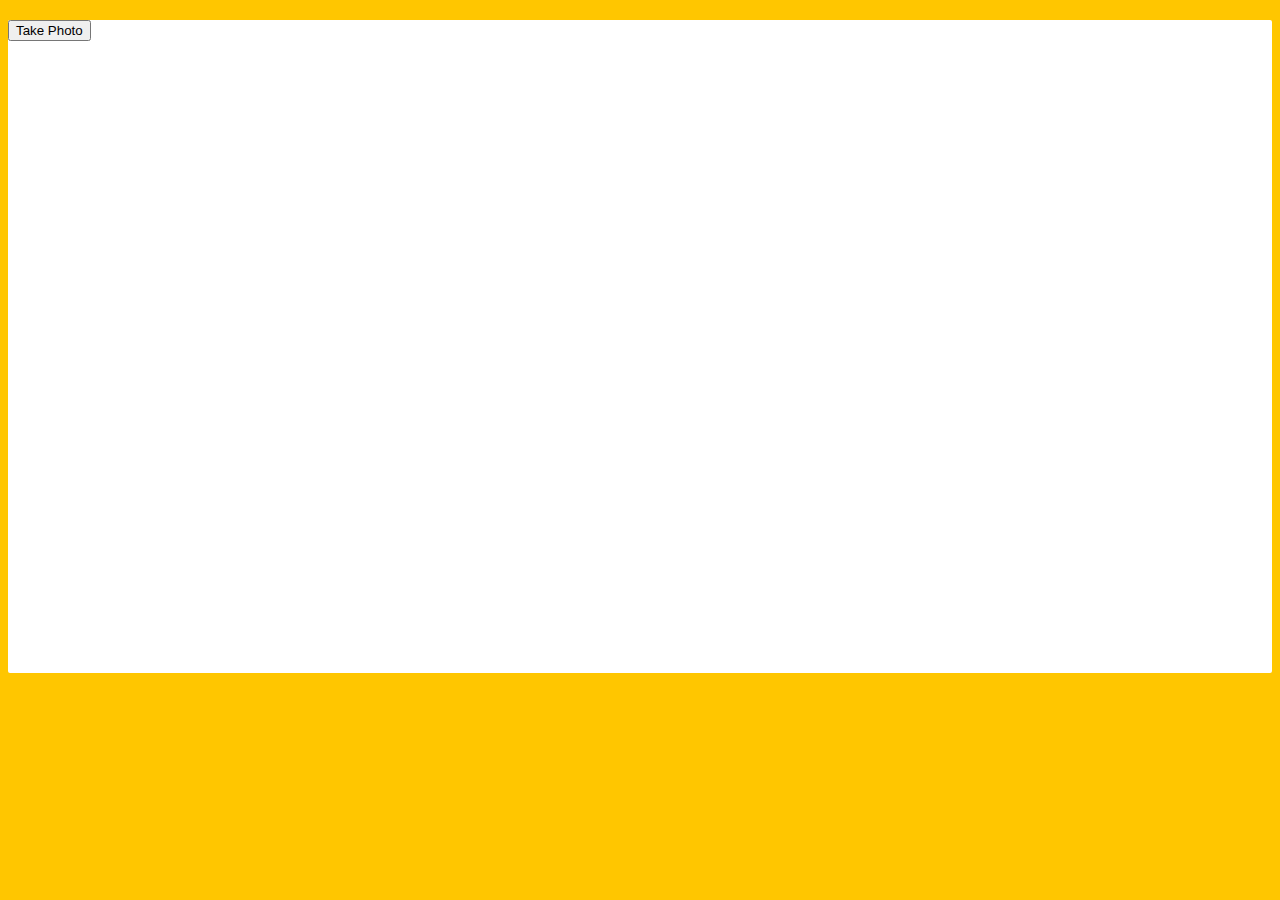
<file: 19 - Webcam Fun/index.html>
<!DOCTYPE html>
<html lang="en">
<head>
  <meta charset="UTF-8">
  <title>Get User Media Code Along!</title>
  <link rel="stylesheet" href="style.css">
  <link rel="icon" href="https://fav.farm/🔥" />
</head>
<body>

  <div class="photobooth">
    <div class="controls">
      <button onClick="takePhoto()">Take Photo</button>
<!--       <div class="rgb">
        <label for="rmin">Red Min:</label>
        <input type="range" min=0 max=255 name="rmin">
        <label for="rmax">Red Max:</label>
        <input type="range" min=0 max=255 name="rmax">

        <br>

        <label for="gmin">Green Min:</label>
        <input type="range" min=0 max=255 name="gmin">
        <label for="gmax">Green Max:</label>
        <input type="range" min=0 max=255 name="gmax">

        <br>

        <label for="bmin">Blue Min:</label>
        <input type="range" min=0 max=255 name="bmin">
        <label for="bmax">Blue Max:</label>
        <input type="range" min=0 max=255 name="bmax">
      </div> -->
    </div>

    <canvas class="photo"></canvas>
    <video class="player"></video>
    <div class="strip"></div>
  </div>

  <audio class="snap" src="./snap.mp3" hidden></audio>

  <script src="scripts.js"></script>

</body>
</html>
</file>
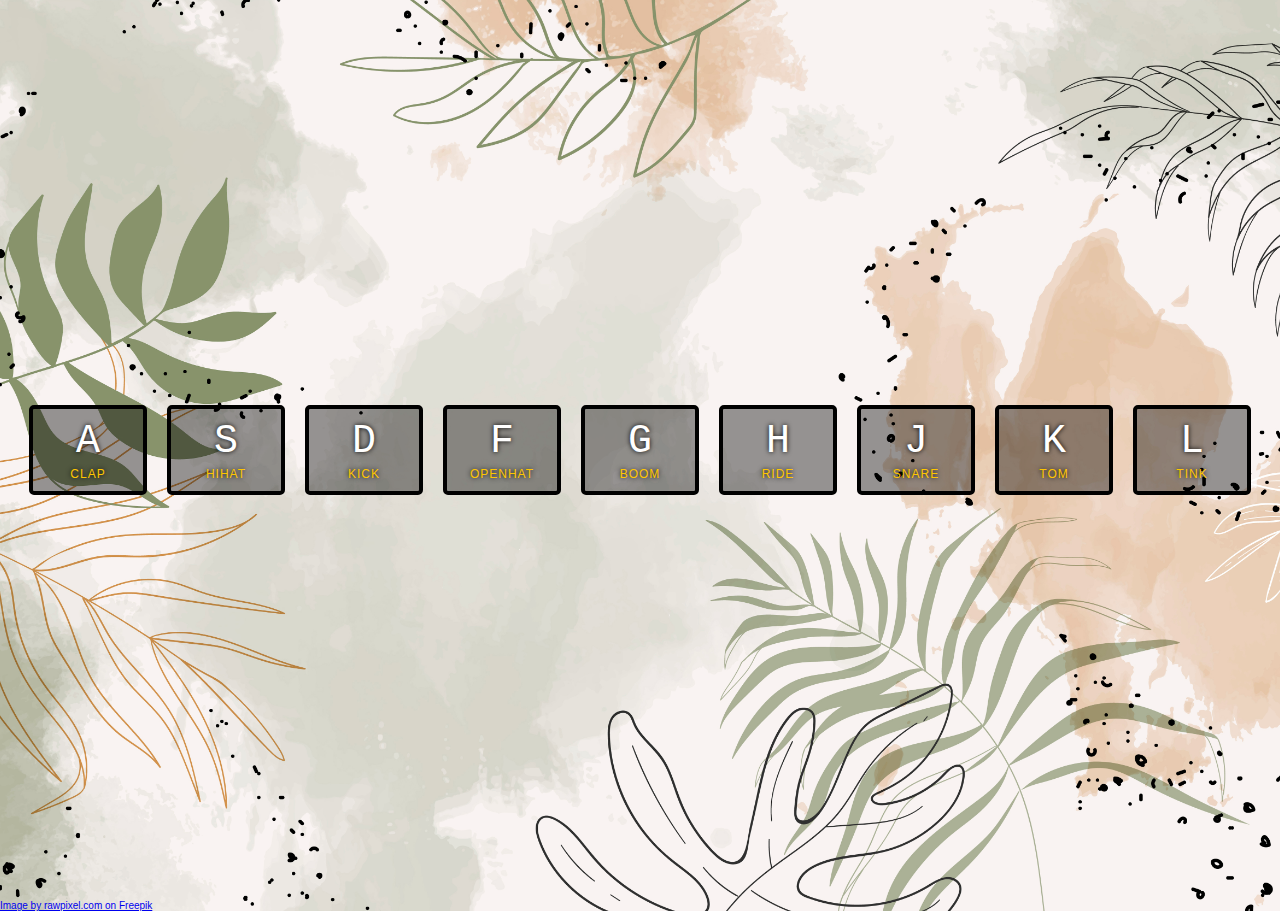
<file: drumkit/index.html>
<!DOCTYPE html>
<html lang="en">
  <head>
    <meta charset="UTF-8" />
    <title>Drum Kit</title>
    <link rel="stylesheet" href="style.css" />
  </head>
  <body>
    <div class="box">
      <div class="keys">
        <div data-key="65" class="key">
          <kbd>A</kbd>
          <span class="sound">clap</span>
        </div>
        <div data-key="83" class="key">
          <kbd>S</kbd>
          <span class="sound">hihat</span>
        </div>
        <div data-key="68" class="key">
          <kbd>D</kbd>
          <span class="sound">kick</span>
        </div>
        <div data-key="70" class="key">
          <kbd>F</kbd>
          <span class="sound">openhat</span>
        </div>
        <div data-key="71" class="key">
          <kbd>G</kbd>
          <span class="sound">boom</span>
        </div>
        <div data-key="72" class="key">
          <kbd>H</kbd>
          <span class="sound">ride</span>
        </div>
        <div data-key="74" class="key">
          <kbd>J</kbd>
          <span class="sound">snare</span>
        </div>
        <div data-key="75" class="key">
          <kbd>K</kbd>
          <span class="sound">tom</span>
        </div>
        <div data-key="76" class="key">
          <kbd>L</kbd>
          <span class="sound">tink</span>
        </div>
      </div>
    </div>
    <a
      href="https://www.freepik.com/free-vector/beige-leafy-watercolor-background-vector_18240891.htm#query=neutral%20background&position=9&from_view=keyword&track=ais_user&uuid=7fb81ada-0e3a-4c2c-bf29-1993884fdce6"
      >Image by rawpixel.com on Freepik</a
    >
    <script src="index.js"></script>
  </body>
</html>
</file>
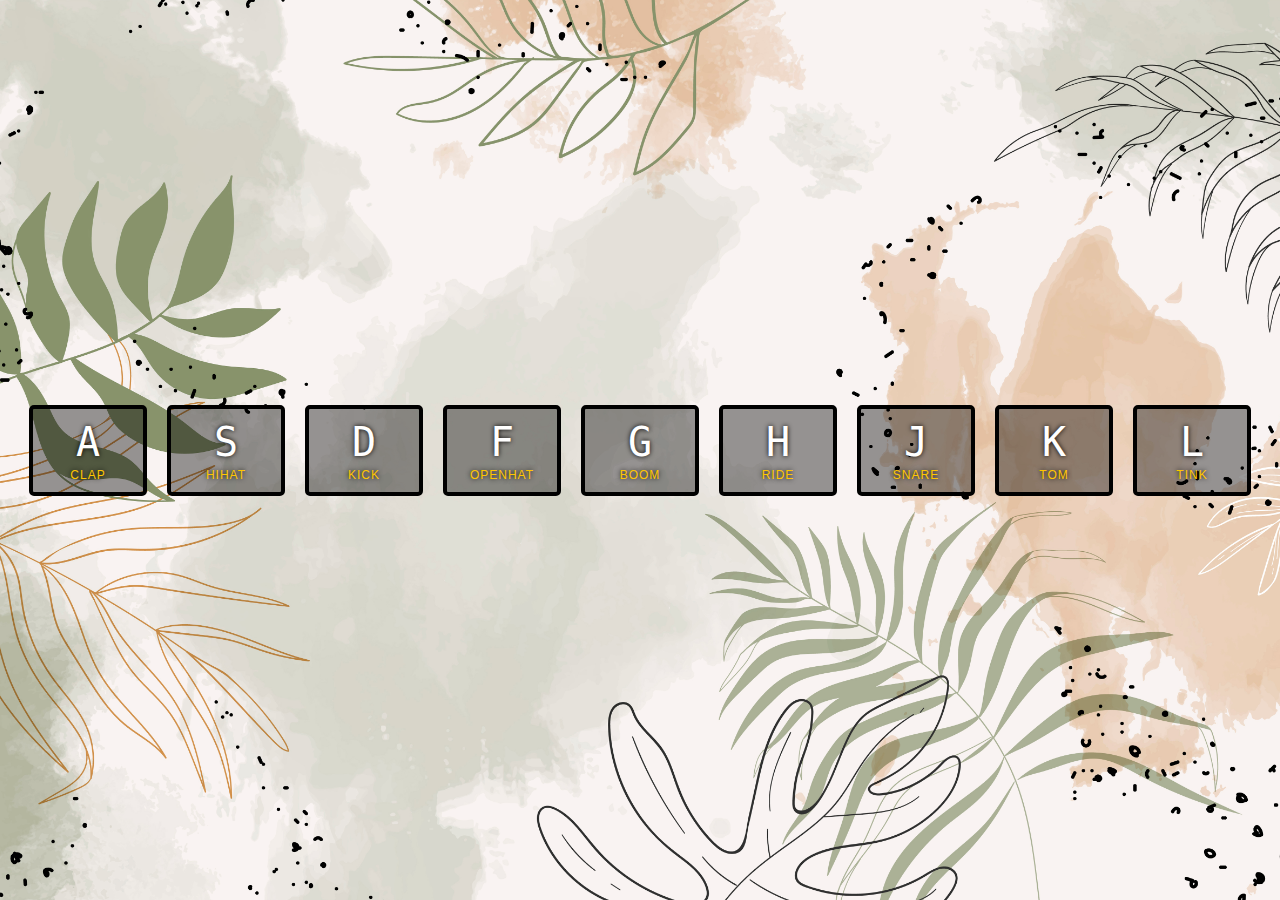
<file: 01 - JavaScript Drum Kit/index-FINISHED.html>
<!DOCTYPE html>
<html lang="en">
<head>
  <meta charset="UTF-8">
  <title>JS Drum Kit</title>
  <link rel="stylesheet" href="style.css">
  <link rel="icon" href="https://fav.farm/✅" />
</head>
<body>


  <div class="keys">
    <div data-key="65" class="key">
      <kbd>A</kbd>
      <span class="sound">clap</span>
    </div>
    <div data-key="83" class="key">
      <kbd>S</kbd>
      <span class="sound">hihat</span>
    </div>
    <div data-key="68" class="key">
      <kbd>D</kbd>
      <span class="sound">kick</span>
    </div>
    <div data-key="70" class="key">
      <kbd>F</kbd>
      <span class="sound">openhat</span>
    </div>
    <div data-key="71" class="key">
      <kbd>G</kbd>
      <span class="sound">boom</span>
    </div>
    <div data-key="72" class="key">
      <kbd>H</kbd>
      <span class="sound">ride</span>
    </div>
    <div data-key="74" class="key">
      <kbd>J</kbd>
      <span class="sound">snare</span>
    </div>
    <div data-key="75" class="key">
      <kbd>K</kbd>
      <span class="sound">tom</span>
    </div>
    <div data-key="76" class="key">
      <kbd>L</kbd>
      <span class="sound">tink</span>
    </div>
  </div>

  <audio data-key="65" src="sounds/clap.wav"></audio>
  <audio data-key="83" src="sounds/hihat.wav"></audio>
  <audio data-key="68" src="sounds/kick.wav"></audio>
  <audio data-key="70" src="sounds/openhat.wav"></audio>
  <audio data-key="71" src="sounds/boom.wav"></audio>
  <audio data-key="72" src="sounds/ride.wav"></audio>
  <audio data-key="74" src="sounds/snare.wav"></audio>
  <audio data-key="75" src="sounds/tom.wav"></audio>
  <audio data-key="76" src="sounds/tink.wav"></audio>

<script>
  function removeTransition(e) {
    if (e.propertyName !== 'transform') return;
    e.target.classList.remove('playing');
  }

  function playSound(e) {
    const audio = document.querySelector(`audio[data-key="${e.keyCode}"]`);
    const key = document.querySelector(`div[data-key="${e.keyCode}"]`);
    if (!audio) return;

    key.classList.add('playing');
    audio.currentTime = 0;
    audio.play();
  }

  const keys = Array.from(document.querySelectorAll('.key'));
  keys.forEach(key => key.addEventListener('transitionend', removeTransition));
  window.addEventListener('keydown', playSound);
</script>


</body>
</html>
</file>
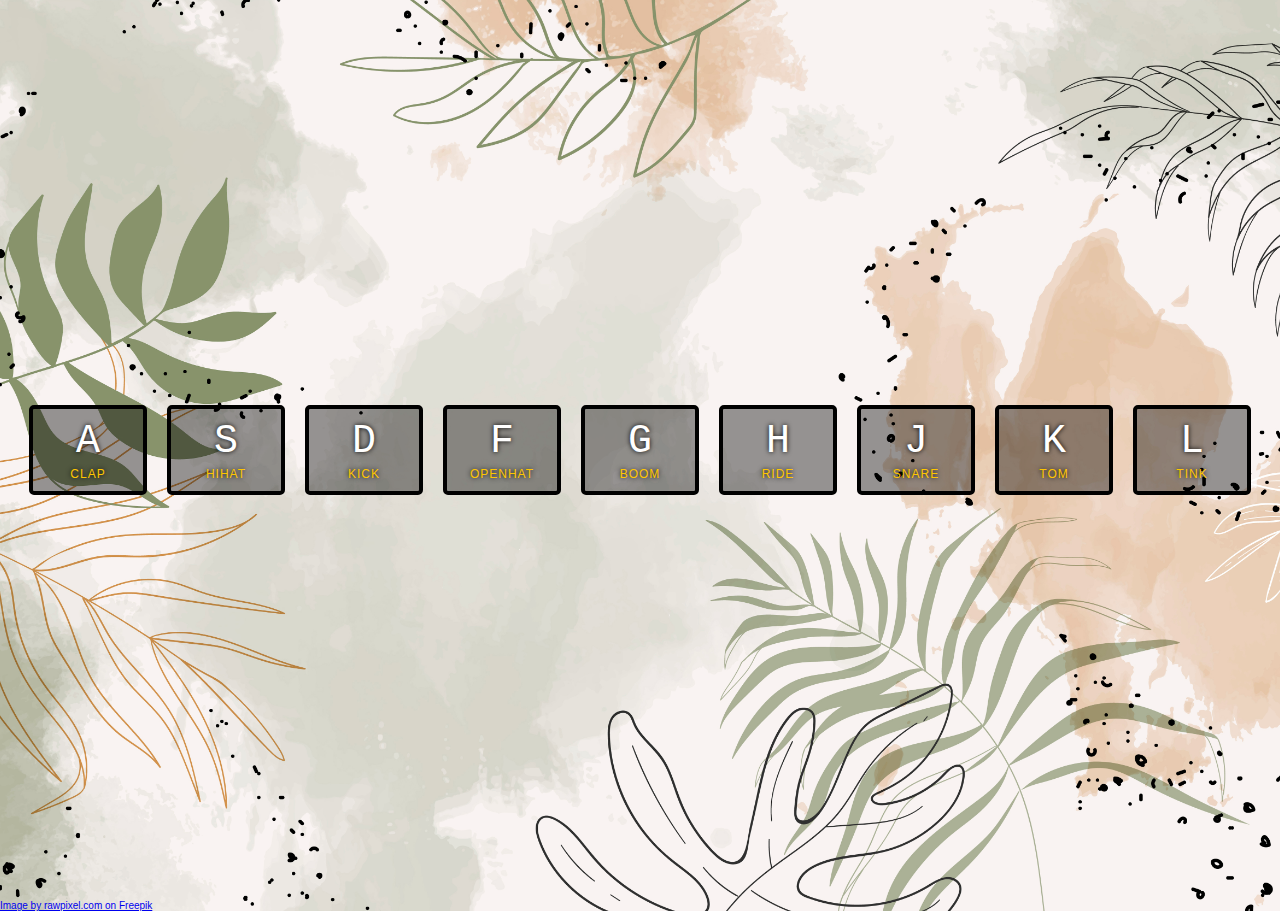
<file: 01 - JavaScript Drum Kit/index-START.html>
<!DOCTYPE html>
<html lang="en">
  <head>
    <meta charset="UTF-8" />
    <title>JS Drum Kit</title>
    <link rel="stylesheet" href="style.css" />
    <link rel="icon" href="https://fav.farm/🔥" />
  </head>
  <body>
    <div class="keys">
      <div data-key="65" class="key">
        <kbd>A</kbd>
        <span class="sound">clap</span>
      </div>
      <div data-key="83" class="key">
        <kbd>S</kbd>
        <span class="sound">hihat</span>
      </div>
      <div data-key="68" class="key">
        <kbd>D</kbd>
        <span class="sound">kick</span>
      </div>
      <div data-key="70" class="key">
        <kbd>F</kbd>
        <span class="sound">openhat</span>
      </div>
      <div data-key="71" class="key">
        <kbd>G</kbd>
        <span class="sound">boom</span>
      </div>
      <div data-key="72" class="key">
        <kbd>H</kbd>
        <span class="sound">ride</span>
      </div>
      <div data-key="74" class="key">
        <kbd>J</kbd>
        <span class="sound">snare</span>
      </div>
      <div data-key="75" class="key">
        <kbd>K</kbd>
        <span class="sound">tom</span>
      </div>
      <div data-key="76" class="key">
        <kbd>L</kbd>
        <span class="sound">tink</span>
      </div>
    </div>
    <a
      href="https://www.freepik.com/free-vector/beige-leafy-watercolor-background-vector_18240891.htm#query=neutral%20background&position=9&from_view=keyword&track=ais_user&uuid=7fb81ada-0e3a-4c2c-bf29-1993884fdce6"
      >Image by rawpixel.com on Freepik</a
    >
    <script src="index.js"></script>
  </body>
</html>
</file>
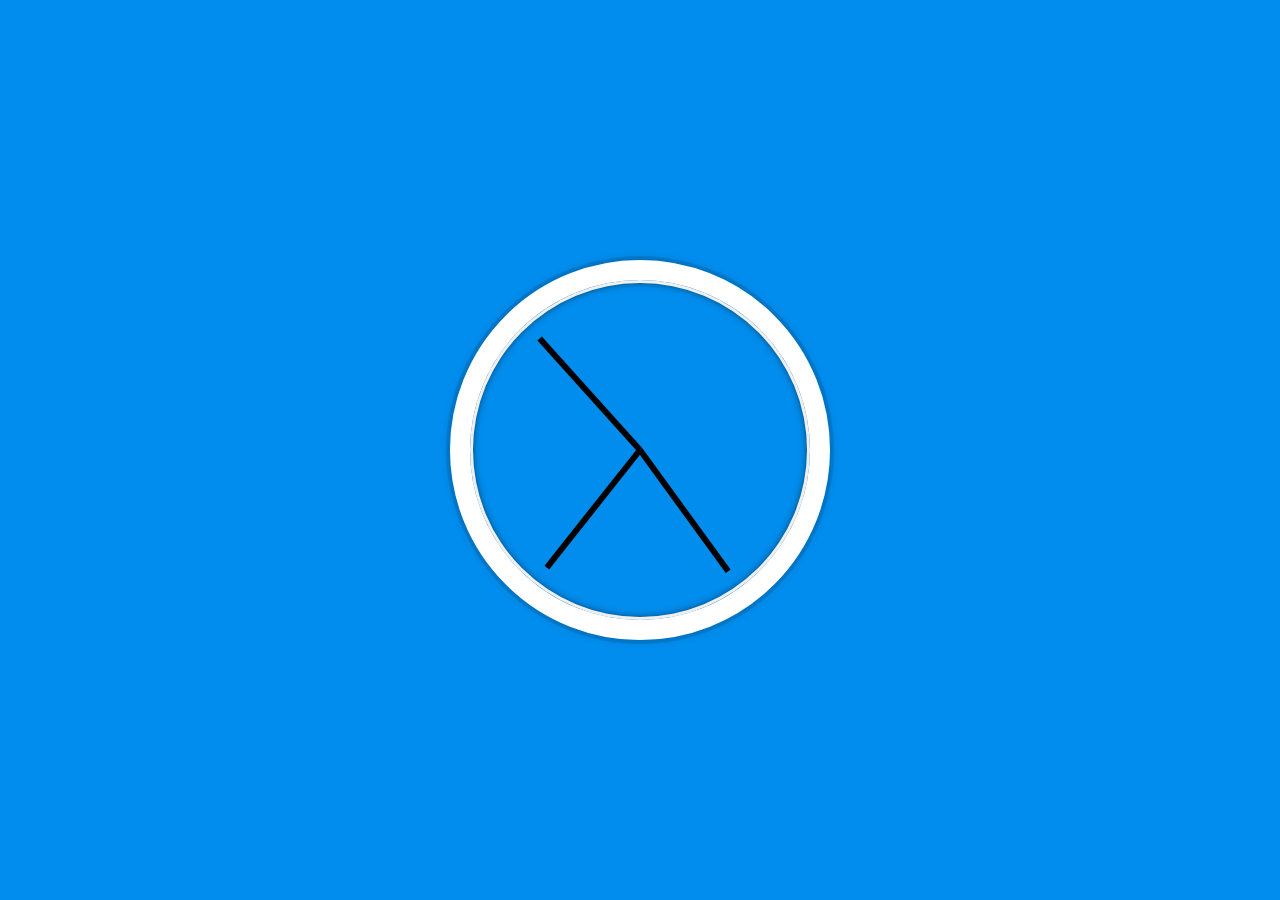
<file: 02 - JS and CSS Clock/index-FINISHED.html>
<!DOCTYPE html>
<html lang="en">
<head>
  <meta charset="UTF-8">
  <title>JS + CSS Clock</title>
  <link rel="icon" href="https://fav.farm/✅" />
</head>
<body>


    <div class="clock">
      <div class="clock-face">
        <div class="hand hour-hand"></div>
        <div class="hand min-hand"></div>
        <div class="hand second-hand"></div>
      </div>
    </div>


  <style>
    html {
      background: #018DED url(https://unsplash.it/1500/1000?image=881&blur=5);
      background-size: cover;
      font-family: 'helvetica neue';
      text-align: center;
      font-size: 10px;
    }

    body {
      margin: 0;
      font-size: 2rem;
      display: flex;
      flex: 1;
      min-height: 100vh;
      align-items: center;
    }

    .clock {
      width: 30rem;
      height: 30rem;
      border: 20px solid white;
      border-radius: 50%;
      margin: 50px auto;
      position: relative;
      padding: 2rem;
      box-shadow:
        0 0 0 4px rgba(0,0,0,0.1),
        inset 0 0 0 3px #EFEFEF,
        inset 0 0 10px black,
        0 0 10px rgba(0,0,0,0.2);
    }

    .clock-face {
      position: relative;
      width: 100%;
      height: 100%;
      transform: translateY(-3px); /* account for the height of the clock hands */
    }

    .hand {
      width: 50%;
      height: 6px;
      background: black;
      position: absolute;
      top: 50%;
      transform-origin: 100%;
      transform: rotate(90deg);
      transition: all 0.05s;
      transition-timing-function: cubic-bezier(0.1, 2.7, 0.58, 1);
    }
</style>

<script>
  const secondHand = document.querySelector('.second-hand');
  const minsHand = document.querySelector('.min-hand');
  const hourHand = document.querySelector('.hour-hand');

  function setDate() {
    const now = new Date();

    const seconds = now.getSeconds();
    const secondsDegrees = ((seconds / 60) * 360) + 90;
    secondHand.style.transform = `rotate(${secondsDegrees}deg)`;

    const mins = now.getMinutes();
    const minsDegrees = ((mins / 60) * 360) + ((seconds/60)*6) + 90;
    minsHand.style.transform = `rotate(${minsDegrees}deg)`;

    const hour = now.getHours();
    const hourDegrees = ((hour / 12) * 360) + ((mins/60)*30) + 90;
    hourHand.style.transform = `rotate(${hourDegrees}deg)`;
  }

  setInterval(setDate, 1000);

  setDate();

</script>
</body>
</html>
</file>
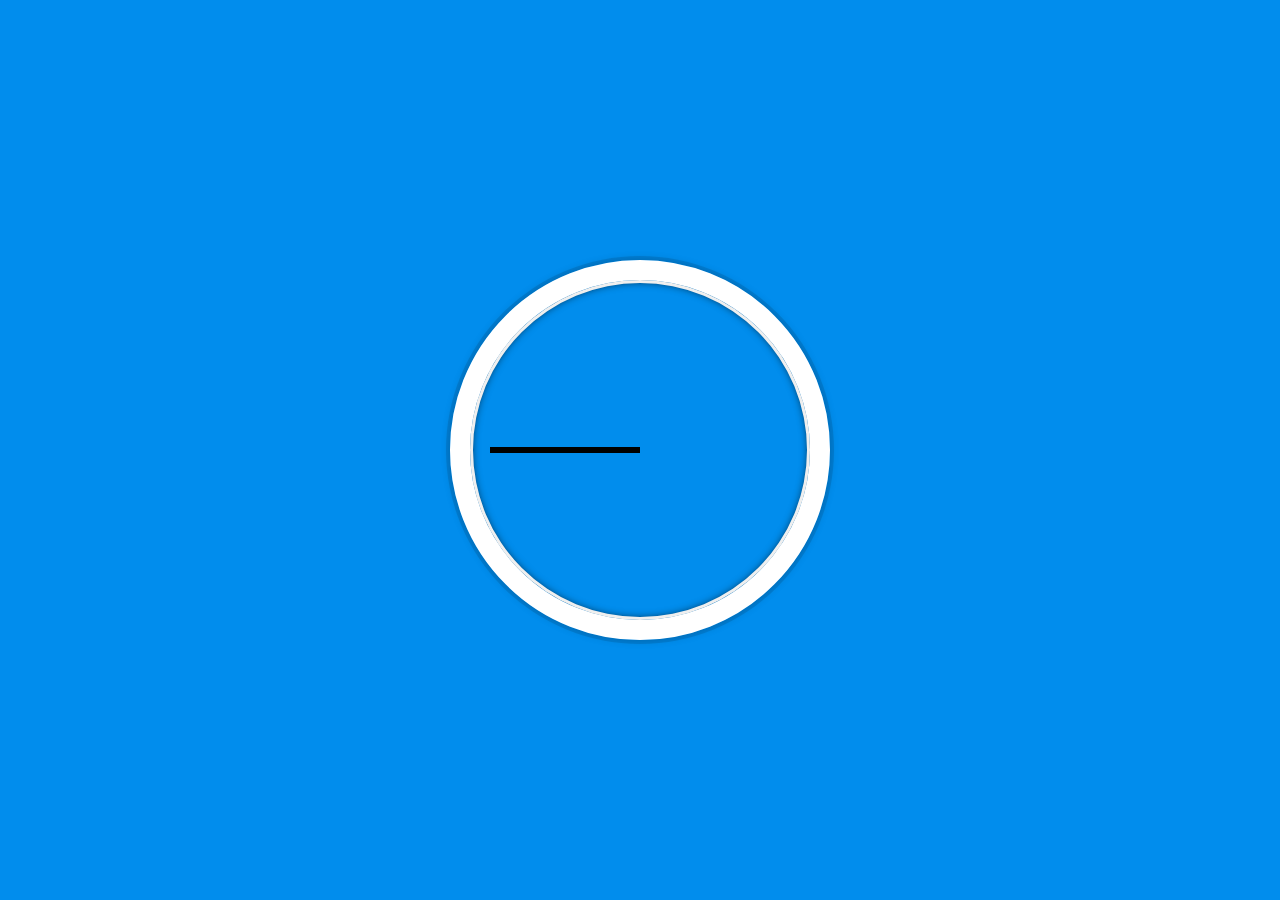
<file: 02 - JS and CSS Clock/index-START.html>
<!DOCTYPE html>
<html lang="en">
<head>
  <meta charset="UTF-8">
  <title>JS + CSS Clock</title>
  <link rel="icon" href="https://fav.farm/🔥" />
</head>
<body>


    <div class="clock">
      <div class="clock-face">
        <div class="hand hour-hand"></div>
        <div class="hand min-hand"></div>
        <div class="hand second-hand"></div>
      </div>
    </div>


  <style>
    html {
      background: #018DED url(https://unsplash.it/1500/1000?image=881&blur=5);
      background-size: cover;
      font-family: 'helvetica neue';
      text-align: center;
      font-size: 10px;
    }

    body {
      margin: 0;
      font-size: 2rem;
      display: flex;
      flex: 1;
      min-height: 100vh;
      align-items: center;
    }

    .clock {
      width: 30rem;
      height: 30rem;
      border: 20px solid white;
      border-radius: 50%;
      margin: 50px auto;
      position: relative;
      padding: 2rem;
      box-shadow:
        0 0 0 4px rgba(0,0,0,0.1),
        inset 0 0 0 3px #EFEFEF,
        inset 0 0 10px black,
        0 0 10px rgba(0,0,0,0.2);
    }

    .clock-face {
      position: relative;
      width: 100%;
      height: 100%;
      transform: translateY(-3px); /* account for the height of the clock hands */
    }

    .hand {
      width: 50%;
      height: 6px;
      background: black;
      position: absolute;
      top: 50%;
    }

  </style>

  <script>


  </script>
</body>
</html>
</file>
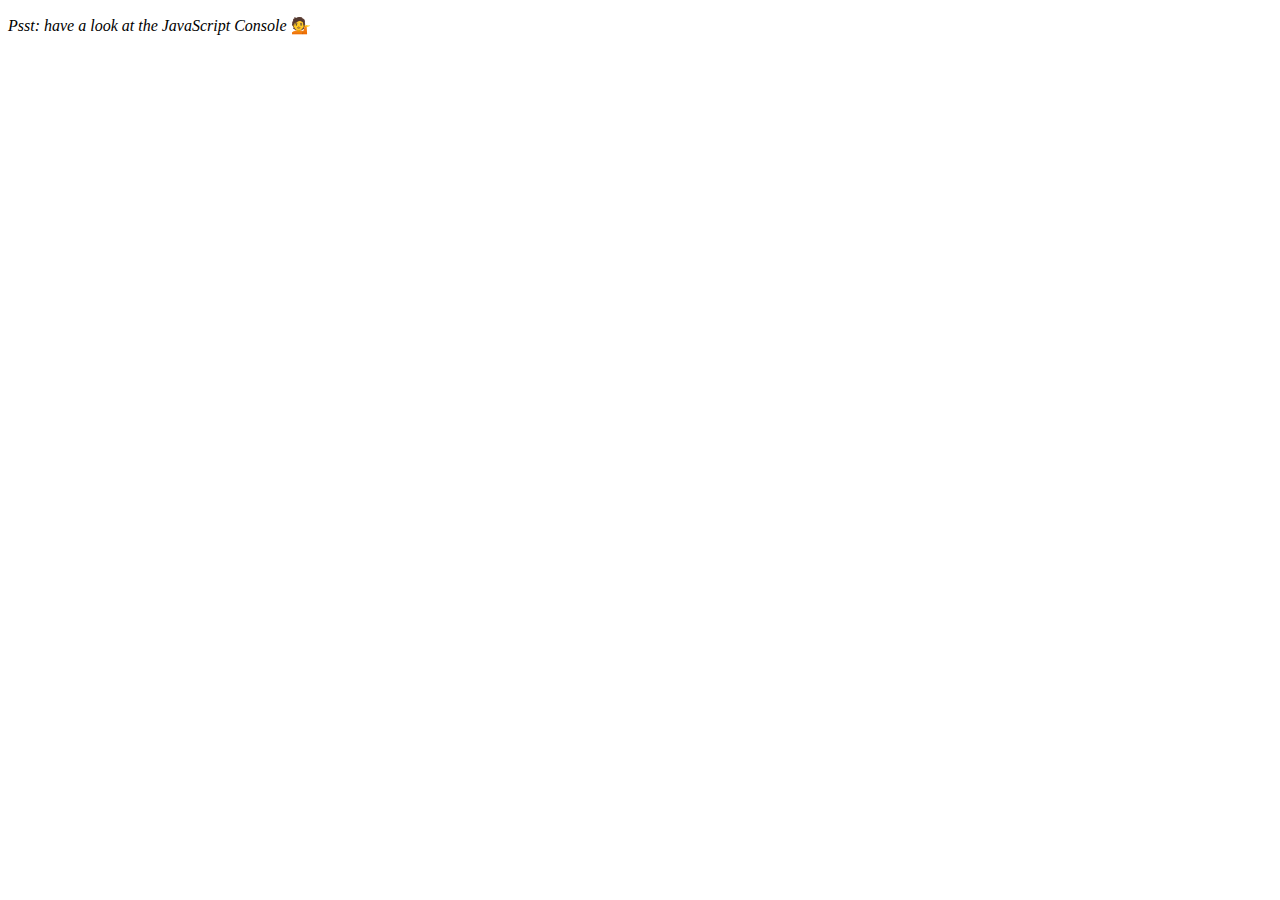
<file: 04 - Array Cardio Day 1/index-FINISHED.html>
<!DOCTYPE html>
<html lang="en">
<head>
  <meta charset="UTF-8">
  <title>Array Cardio 💪</title>
  <link rel="icon" href="https://fav.farm/✅" />
</head>
<body>
  <p><em>Psst: have a look at the JavaScript Console</em> 💁</p>
  <script>
    // Get your shorts on - this is an array workout!
    // ## Array Cardio Day 1

    // Some data we can work with

    const inventors = [
      { first: 'Albert', last: 'Einstein', year: 1879, passed: 1955 },
      { first: 'Isaac', last: 'Newton', year: 1643, passed: 1727 },
      { first: 'Galileo', last: 'Galilei', year: 1564, passed: 1642 },
      { first: 'Marie', last: 'Curie', year: 1867, passed: 1934 },
      { first: 'Johannes', last: 'Kepler', year: 1571, passed: 1630 },
      { first: 'Nicolaus', last: 'Copernicus', year: 1473, passed: 1543 },
      { first: 'Max', last: 'Planck', year: 1858, passed: 1947 },
      { first: 'Katherine', last: 'Blodgett', year: 1898, passed: 1979 },
      { first: 'Ada', last: 'Lovelace', year: 1815, passed: 1852 },
      { first: 'Sarah E.', last: 'Goode', year: 1855, passed: 1905 },
      { first: 'Lise', last: 'Meitner', year: 1878, passed: 1968 },
      { first: 'Hanna', last: 'Hammarström', year: 1829, passed: 1909 }
    ];

    const people = [
      'Bernhard, Sandra', 'Bethea, Erin', 'Becker, Carl', 'Bentsen, Lloyd', 'Beckett, Samuel', 'Blake, William', 'Berger, Ric', 'Beddoes, Mick', 'Beethoven, Ludwig',
      'Belloc, Hilaire', 'Begin, Menachem', 'Bellow, Saul', 'Benchley, Robert', 'Blair, Robert', 'Benenson, Peter', 'Benjamin, Walter', 'Berlin, Irving',
      'Benn, Tony', 'Benson, Leana', 'Bent, Silas', 'Berle, Milton', 'Berry, Halle', 'Biko, Steve', 'Beck, Glenn', 'Bergman, Ingmar', 'Black, Elk', 'Berio, Luciano',
      'Berne, Eric', 'Berra, Yogi', 'Berry, Wendell', 'Bevan, Aneurin', 'Ben-Gurion, David', 'Bevel, Ken', 'Biden, Joseph', 'Bennington, Chester', 'Bierce, Ambrose',
      'Billings, Josh', 'Birrell, Augustine', 'Blair, Tony', 'Beecher, Henry', 'Biondo, Frank'
    ];

    // Array.prototype.filter()
    // 1. Filter the list of inventors for those who were born in the 1500's
    const fifteen = inventors.filter(inventor => (inventor.year >= 1500 && inventor.year < 1600));

    console.table(fifteen);

    // Array.prototype.map()
    // 2. Give us an array of the inventor first and last names
    const fullNames = inventors.map(inventor => `${inventor.first} ${inventor.last}`);
    console.log(fullNames);

    // Array.prototype.sort()
    // 3. Sort the inventors by birthdate, oldest to youngest
    // const ordered = inventors.sort(function(a, b) {
    //   if(a.year > b.year) {
    //     return 1;
    //   } else {
    //     return -1;
    //   }
    // });

    const ordered = inventors.sort((a, b) => a.year > b.year ? 1 : -1);
    console.table(ordered);

    // Array.prototype.reduce()
    // 4. How many years did all the inventors live?
    const totalYears = inventors.reduce((total, inventor) => {
      return total + (inventor.passed - inventor.year);
    }, 0);

    console.log(totalYears);

    // 5. Sort the inventors by years lived
    const oldest = inventors.sort(function(a, b) {
      const lastInventor = a.passed - a.year;
      const nextInventor = b.passed - b.year;
      return lastInventor > nextInventor ? -1 : 1;
    });
    console.table(oldest);

    // 6. create a list of Boulevards in Paris that contain 'de' anywhere in the name
    // https://en.wikipedia.org/wiki/Category:Boulevards_in_Paris

    // const category = document.querySelector('.mw-category');
    // const links = Array.from(category.querySelectorAll('a'));
    // const de = links
    //             .map(link => link.textContent)
    //             .filter(streetName => streetName.includes('de'));

    // 7. sort Exercise
    // Sort the people alphabetically by last name
    const alpha = people.sort((lastOne, nextOne) => {
      const [aLast, aFirst] = lastOne.split(', ');
      const [bLast, bFirst] = nextOne.split(', ');
      return aLast > bLast ? 1 : -1;
    });
    console.log(alpha);

    // 8. Reduce Exercise
    // Sum up the instances of each of these
    const data = ['car', 'car', 'truck', 'truck', 'bike', 'walk', 'car', 'van', 'bike', 'walk', 'car', 'van', 'car', 'truck', 'pogostick'];

    const transportation = data.reduce(function(obj, item) {
      if (!obj[item]) {
        obj[item] = 0;
      }
      obj[item]++;
      return obj;
    }, {});

    console.log(transportation);

  </script>
</body>
</html>
</file>
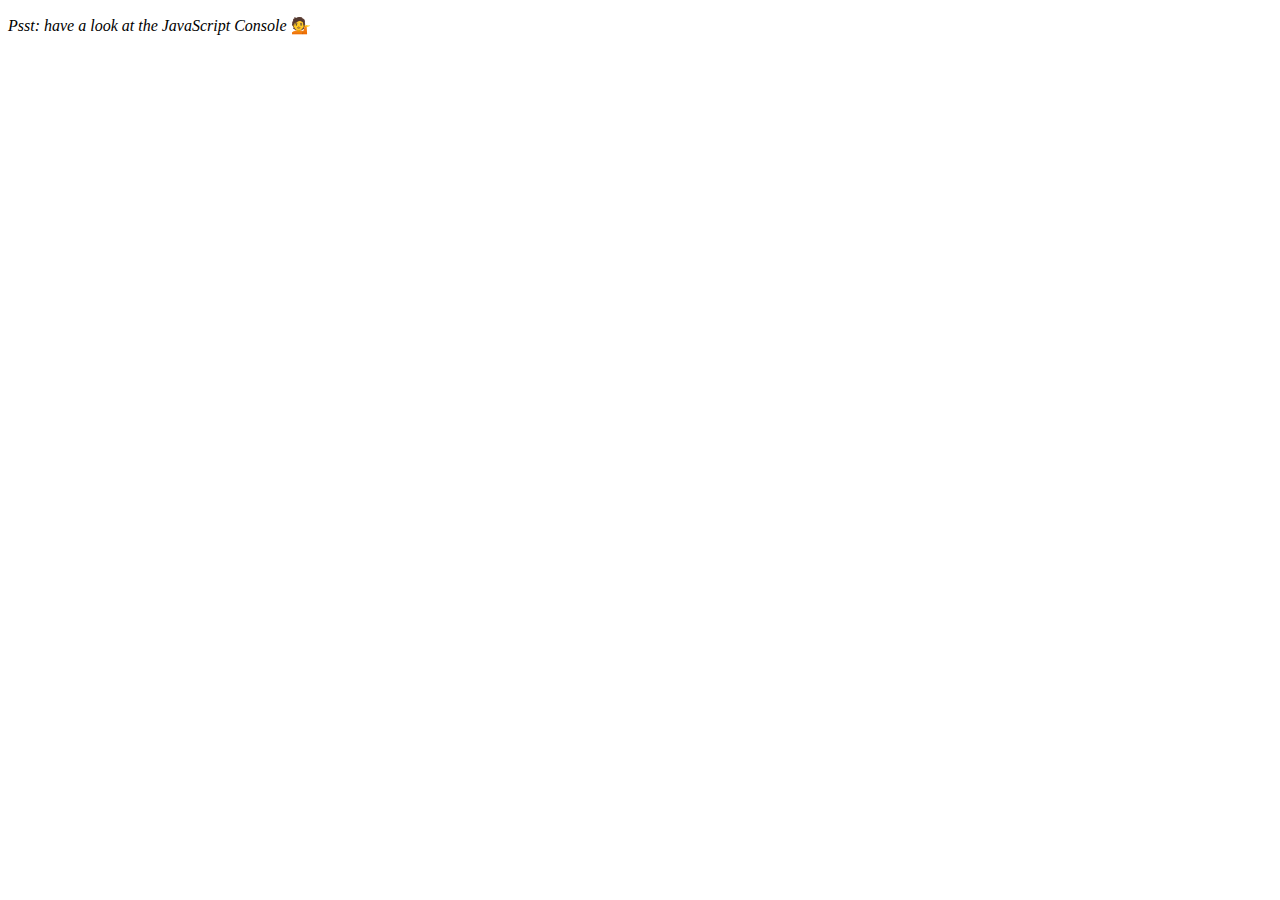
<file: 04 - Array Cardio Day 1/index-START.html>
<!DOCTYPE html>
<html lang="en">
<head>
  <meta charset="UTF-8">
  <title>Array Cardio 💪</title>
  <link rel="icon" href="https://fav.farm/🔥" />
</head>
<body>
  <p><em>Psst: have a look at the JavaScript Console</em> 💁</p>
  <script>
    // Get your shorts on - this is an array workout!
    // ## Array Cardio Day 1

    // Some data we can work with

    const inventors = [
      { first: 'Albert', last: 'Einstein', year: 1879, passed: 1955 },
      { first: 'Isaac', last: 'Newton', year: 1643, passed: 1727 },
      { first: 'Galileo', last: 'Galilei', year: 1564, passed: 1642 },
      { first: 'Marie', last: 'Curie', year: 1867, passed: 1934 },
      { first: 'Johannes', last: 'Kepler', year: 1571, passed: 1630 },
      { first: 'Nicolaus', last: 'Copernicus', year: 1473, passed: 1543 },
      { first: 'Max', last: 'Planck', year: 1858, passed: 1947 },
      { first: 'Katherine', last: 'Blodgett', year: 1898, passed: 1979 },
      { first: 'Ada', last: 'Lovelace', year: 1815, passed: 1852 },
      { first: 'Sarah E.', last: 'Goode', year: 1855, passed: 1905 },
      { first: 'Lise', last: 'Meitner', year: 1878, passed: 1968 },
      { first: 'Hanna', last: 'Hammarström', year: 1829, passed: 1909 }
    ];

    const people = [
      'Bernhard, Sandra', 'Bethea, Erin', 'Becker, Carl', 'Bentsen, Lloyd', 'Beckett, Samuel', 'Blake, William', 'Berger, Ric', 'Beddoes, Mick', 'Beethoven, Ludwig',
      'Belloc, Hilaire', 'Begin, Menachem', 'Bellow, Saul', 'Benchley, Robert', 'Blair, Robert', 'Benenson, Peter', 'Benjamin, Walter', 'Berlin, Irving',
      'Benn, Tony', 'Benson, Leana', 'Bent, Silas', 'Berle, Milton', 'Berry, Halle', 'Biko, Steve', 'Beck, Glenn', 'Bergman, Ingmar', 'Black, Elk', 'Berio, Luciano',
      'Berne, Eric', 'Berra, Yogi', 'Berry, Wendell', 'Bevan, Aneurin', 'Ben-Gurion, David', 'Bevel, Ken', 'Biden, Joseph', 'Bennington, Chester', 'Bierce, Ambrose',
      'Billings, Josh', 'Birrell, Augustine', 'Blair, Tony', 'Beecher, Henry', 'Biondo, Frank'
    ];
    
    // Array.prototype.filter()
    // 1. Filter the list of inventors for those who were born in the 1500's

    // Array.prototype.map()
    // 2. Give us an array of the inventors first and last names

    // Array.prototype.sort()
    // 3. Sort the inventors by birthdate, oldest to youngest

    // Array.prototype.reduce()
    // 4. How many years did all the inventors live all together?

    // 5. Sort the inventors by years lived

    // 6. create a list of Boulevards in Paris that contain 'de' anywhere in the name
    // https://en.wikipedia.org/wiki/Category:Boulevards_in_Paris


    // 7. sort Exercise
    // Sort the people alphabetically by last name

    // 8. Reduce Exercise
    // Sum up the instances of each of these
    const data = ['car', 'car', 'truck', 'truck', 'bike', 'walk', 'car', 'van', 'bike', 'walk', 'car', 'van', 'car', 'truck' ];

  </script>
</body>
</html>
</file>
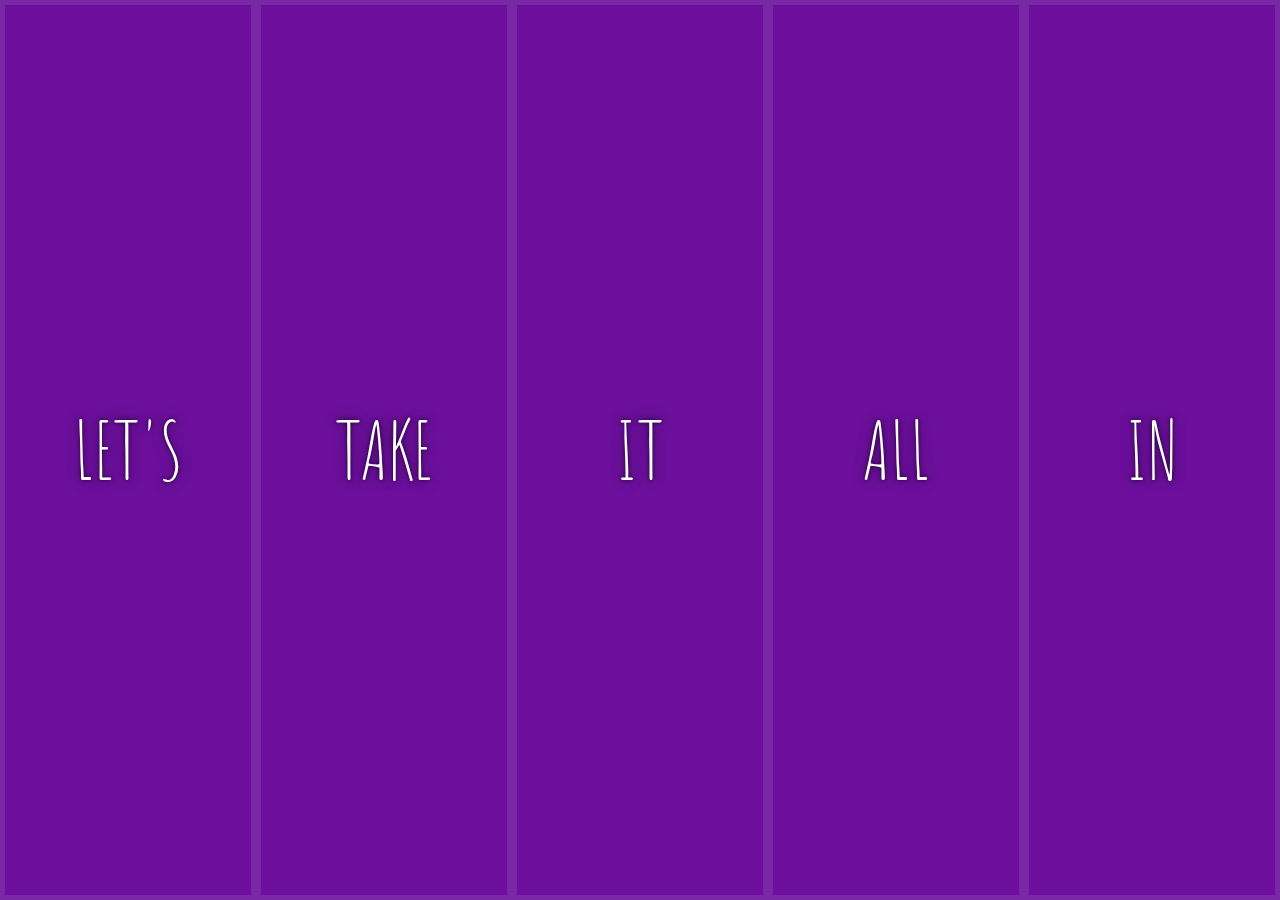
<file: 05 - Flex Panel Gallery/index-FINISHED.html>
<!DOCTYPE html>
<html lang="en">
<head>
  <meta charset="UTF-8">
  <title>Flex Panels 💪</title>
  <link href='https://fonts.googleapis.com/css?family=Amatic+SC' rel='stylesheet' type='text/css'>
  <link rel="icon" href="https://fav.farm/✅" />
</head>
<body>
  <style>
    html {
      box-sizing: border-box;
      background: #ffc600;
      font-family: 'helvetica neue';
      font-size: 20px;
      font-weight: 200;
    }

    body {
      margin: 0;
    }

    *, *:before, *:after {
      box-sizing: inherit;
    }

    .panels {
      min-height: 100vh;
      overflow: hidden;
      display: flex;
    }

    .panel {
      background: #6B0F9C;
      box-shadow: inset 0 0 0 5px rgba(255,255,255,0.1);
      color: white;
      text-align: center;
      align-items: center;
      /* Safari transitionend event.propertyName === flex */
      /* Chrome + FF transitionend event.propertyName === flex-grow */
      transition:
        font-size 0.7s cubic-bezier(0.61,-0.19, 0.7,-0.11),
        flex 0.7s cubic-bezier(0.61,-0.19, 0.7,-0.11),
        background 0.2s;
      font-size: 20px;
      background-size: cover;
      background-position: center;
      flex: 1;
      justify-content: center;
      display: flex;
      flex-direction: column;
    }

    .panel1 { background-image:url(https://source.unsplash.com/gYl-UtwNg_I/1500x1500); }
    .panel2 { background-image:url(https://source.unsplash.com/rFKUFzjPYiQ/1500x1500); }
    .panel3 { background-image:url(https://images.unsplash.com/photo-1465188162913-8fb5709d6d57?ixlib=rb-0.3.5&q=80&fm=jpg&crop=faces&cs=tinysrgb&w=1500&h=1500&fit=crop&s=967e8a713a4e395260793fc8c802901d); }
    .panel4 { background-image:url(https://source.unsplash.com/ITjiVXcwVng/1500x1500); }
    .panel5 { background-image:url(https://source.unsplash.com/3MNzGlQM7qs/1500x1500); }

    /* Flex Items */
    .panel > * {
      margin: 0;
      width: 100%;
      transition: transform 0.5s;
      flex: 1 0 auto;
      display: flex;
      justify-content: center;
      align-items: center;
    }

    .panel > *:first-child { transform: translateY(-100%); }
    .panel.open-active > *:first-child { transform: translateY(0); }
    .panel > *:last-child { transform: translateY(100%); }
    .panel.open-active > *:last-child { transform: translateY(0); }

    .panel p {
      text-transform: uppercase;
      font-family: 'Amatic SC', cursive;
      text-shadow: 0 0 4px rgba(0, 0, 0, 0.72), 0 0 14px rgba(0, 0, 0, 0.45);
      font-size: 2em;
    }

    .panel p:nth-child(2) {
      font-size: 4em;
    }

    .panel.open {
      flex: 5;
      font-size: 40px;
    }

    @media only screen and (max-width: 600px) {
      .panel p {
        font-size: 1em;
      }
    }
  </style>


  <div class="panels">
    <div class="panel panel1">
      <p>Hey</p>
      <p>Let's</p>
      <p>Dance</p>
    </div>
    <div class="panel panel2">
      <p>Give</p>
      <p>Take</p>
      <p>Receive</p>
    </div>
    <div class="panel panel3">
      <p>Experience</p>
      <p>It</p>
      <p>Today</p>
    </div>
    <div class="panel panel4">
      <p>Give</p>
      <p>All</p>
      <p>You can</p>
    </div>
    <div class="panel panel5">
      <p>Life</p>
      <p>In</p>
      <p>Motion</p>
    </div>
  </div>

  <script>
    const panels = document.querySelectorAll('.panel');

    function toggleOpen() {
      console.log('Hello');
      this.classList.toggle('open');
    }

    function toggleActive(e) {
      console.log(e.propertyName);
      if (e.propertyName.includes('flex')) {
        this.classList.toggle('open-active');
      }
    }

    panels.forEach(panel => panel.addEventListener('click', toggleOpen));
    panels.forEach(panel => panel.addEventListener('transitionend', toggleActive));
  </script>

</body>
</html>
</file>
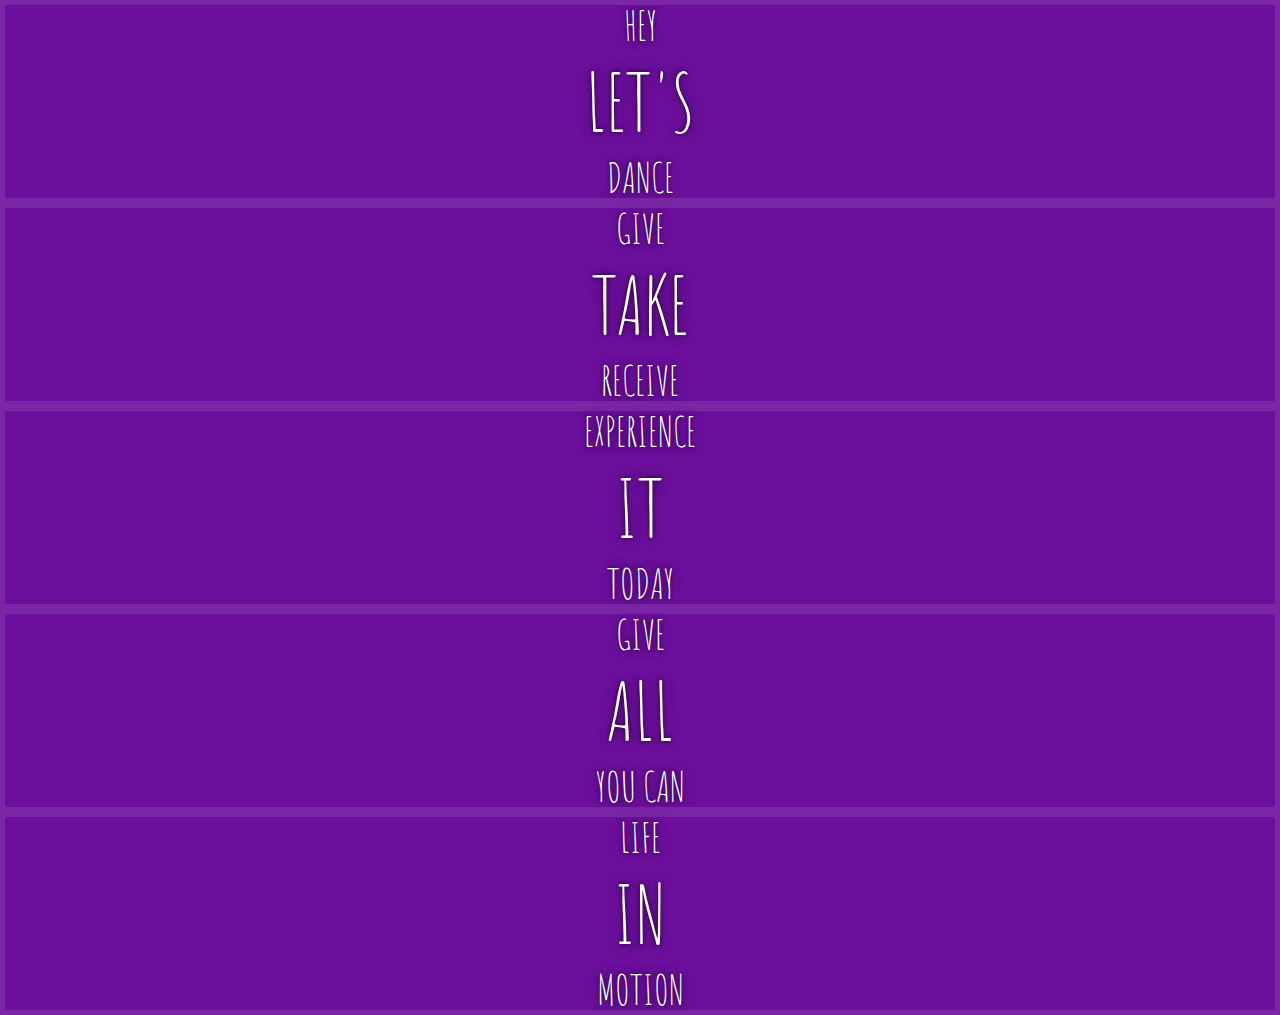
<file: 05 - Flex Panel Gallery/index-START.html>
<!DOCTYPE html>
<html lang="en">
<head>
  <meta charset="UTF-8">
  <title>Flex Panels 💪</title>
  <link href='https://fonts.googleapis.com/css?family=Amatic+SC' rel='stylesheet' type='text/css'>
  <link rel="icon" href="https://fav.farm/🔥" />
</head>
<body>
  <style>
    html {
      box-sizing: border-box;
      background: #ffc600;
      font-family: 'helvetica neue';
      font-size: 20px;
      font-weight: 200;
    }

    body {
      margin: 0;
    }

    *, *:before, *:after {
      box-sizing: inherit;
    }

    .panels {
      min-height: 100vh;
      overflow: hidden;
    }

    .panel {
      background: #6B0F9C;
      box-shadow: inset 0 0 0 5px rgba(255,255,255,0.1);
      color: white;
      text-align: center;
      align-items: center;
      /* Safari transitionend event.propertyName === flex */
      /* Chrome + FF transitionend event.propertyName === flex-grow */
      transition:
        font-size 0.7s cubic-bezier(0.61,-0.19, 0.7,-0.11),
        flex 0.7s cubic-bezier(0.61,-0.19, 0.7,-0.11),
        background 0.2s;
      font-size: 20px;
      background-size: cover;
      background-position: center;
    }

    .panel1 { background-image:url(https://source.unsplash.com/gYl-UtwNg_I/1500x1500); }
    .panel2 { background-image:url(https://source.unsplash.com/rFKUFzjPYiQ/1500x1500); }
    .panel3 { background-image:url(https://images.unsplash.com/photo-1465188162913-8fb5709d6d57?ixlib=rb-0.3.5&q=80&fm=jpg&crop=faces&cs=tinysrgb&w=1500&h=1500&fit=crop&s=967e8a713a4e395260793fc8c802901d); }
    .panel4 { background-image:url(https://source.unsplash.com/ITjiVXcwVng/1500x1500); }
    .panel5 { background-image:url(https://source.unsplash.com/3MNzGlQM7qs/1500x1500); }

    /* Flex Children */
    .panel > * {
      margin: 0;
      width: 100%;
      transition: transform 0.5s;
    }

    .panel p {
      text-transform: uppercase;
      font-family: 'Amatic SC', cursive;
      text-shadow: 0 0 4px rgba(0, 0, 0, 0.72), 0 0 14px rgba(0, 0, 0, 0.45);
      font-size: 2em;
    }

    .panel p:nth-child(2) {
      font-size: 4em;
    }

    .panel.open {
      font-size: 40px;
    }

  </style>


  <div class="panels">
    <div class="panel panel1">
      <p>Hey</p>
      <p>Let's</p>
      <p>Dance</p>
    </div>
    <div class="panel panel2">
      <p>Give</p>
      <p>Take</p>
      <p>Receive</p>
    </div>
    <div class="panel panel3">
      <p>Experience</p>
      <p>It</p>
      <p>Today</p>
    </div>
    <div class="panel panel4">
      <p>Give</p>
      <p>All</p>
      <p>You can</p>
    </div>
    <div class="panel panel5">
      <p>Life</p>
      <p>In</p>
      <p>Motion</p>
    </div>
  </div>

  <script>

  </script>



</body>
</html>
</file>
<file: 19 - Webcam Fun/style.css>
html {
  box-sizing: border-box;
}

*, *:before, *:after {
  box-sizing: inherit;
}

html {
  font-size: 10px;
  background: #ffc600;
}

.photobooth {
  background: white;
  max-width: 150rem;
  margin: 2rem auto;
  border-radius: 2px;
}

/*clearfix*/
.photobooth:after {
  content: '';
  display: block;
  clear: both;
}

.photo {
  width: 100%;
  float: left;
}

.player {
  position: absolute;
  top: 20px;
  right: 20px;
  width:200px;
}

/*
  Strip!
*/

.strip {
  padding: 2rem;
}

.strip img {
  width: 100px;
  overflow-x: scroll;
  padding: 0.8rem 0.8rem 2.5rem 0.8rem;
  box-shadow: 0 0 3px rgba(0,0,0,0.2);
  background: white;
}

.strip a:nth-child(5n+1) img { transform: rotate(10deg); }
.strip a:nth-child(5n+2) img { transform: rotate(-2deg); }
.strip a:nth-child(5n+3) img { transform: rotate(8deg); }
.strip a:nth-child(5n+4) img { transform: rotate(-11deg); }
.strip a:nth-child(5n+5) img { transform: rotate(12deg); }
</file>
<file: drumkit/style.css>
html {
  font-size: 10px;
  background: url("./background.jpg") bottom center;
  background-size: cover;
}

body,
html {
  margin: 0;
  padding: 0;
  font-family: sans-serif;
}

.keys {
  display: flex;
  flex: 1;
  min-height: 100vh;
  align-items: center;
  justify-content: center;
}

.key {
  border: 0.4rem solid black;
  border-radius: 0.5rem;
  margin: 1rem;
  font-size: 1.5rem;
  padding: 1rem 0.5rem;
  transition: all 0.07s ease;
  width: 10rem;
  text-align: center;
  color: white;
  background: rgba(0, 0, 0, 0.4);
  text-shadow: 0 0 0.5rem black;
}

.playing {
  transform: scale(1.1);
  border-color: #ffc600;
  box-shadow: 0 0 1rem #ffc600;
}

kbd {
  display: block;
  font-size: 4rem;
}

.sound {
  font-size: 1.2rem;
  text-transform: uppercase;
  letter-spacing: 0.1rem;
  color: #ffc600;
}

.box {
  display: flex;
  flex-wrap: wrap;
}
</file>
<file: 01 - JavaScript Drum Kit/style.css>
html {
  font-size: 10px;
  background: url("./background.jpg") bottom center;
  background-size: cover;
}

body,
html {
  margin: 0;
  padding: 0;
  font-family: sans-serif;
}

.keys {
  display: flex;
  flex: 1;
  min-height: 100vh;
  align-items: center;
  justify-content: center;
}

.key {
  border: 0.4rem solid black;
  border-radius: 0.5rem;
  margin: 1rem;
  font-size: 1.5rem;
  padding: 1rem 0.5rem;
  transition: all 0.07s ease;
  width: 10rem;
  text-align: center;
  color: white;
  background: rgba(0, 0, 0, 0.4);
  text-shadow: 0 0 0.5rem black;
}

.playing {
  transform: scale(1.1);
  border-color: #ffc600;
  box-shadow: 0 0 1rem #ffc600;
}

kbd {
  display: block;
  font-size: 4rem;
}

.sound {
  font-size: 1.2rem;
  text-transform: uppercase;
  letter-spacing: 0.1rem;
  color: #ffc600;
}
</file>
